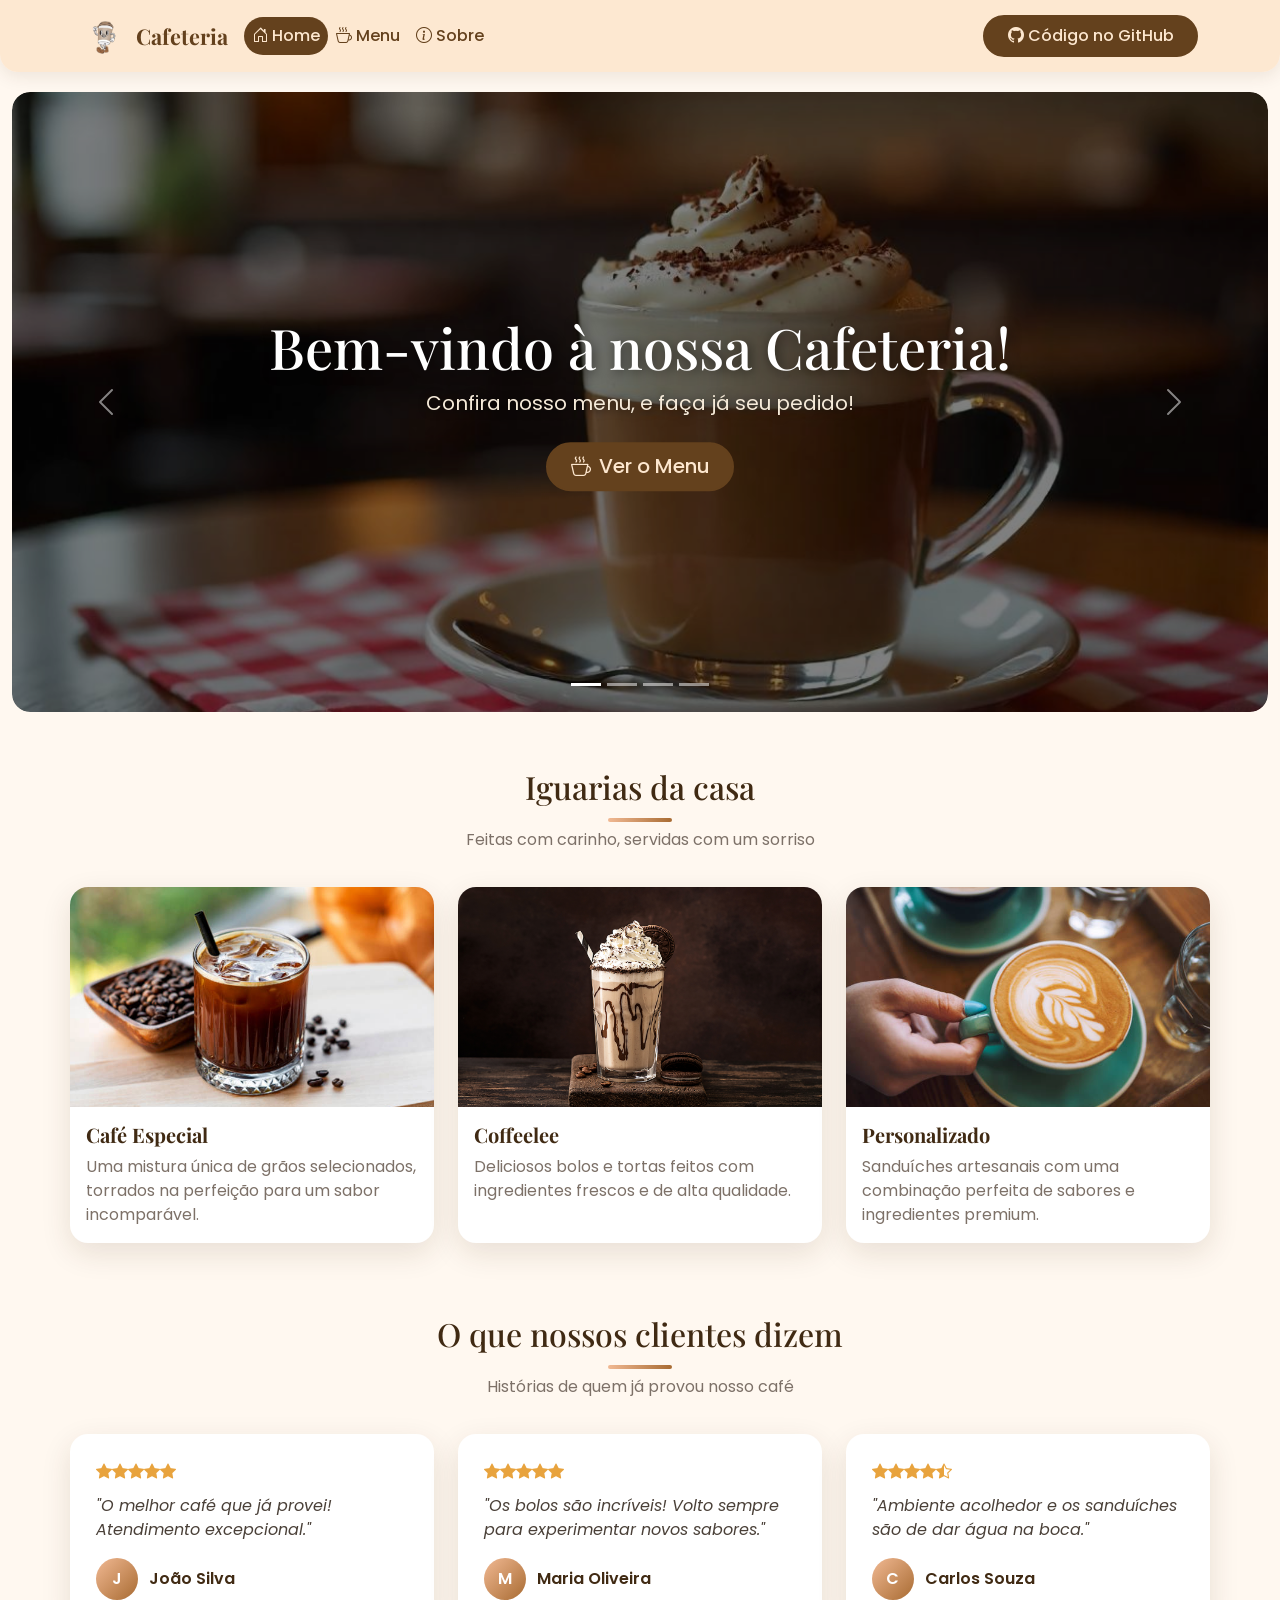
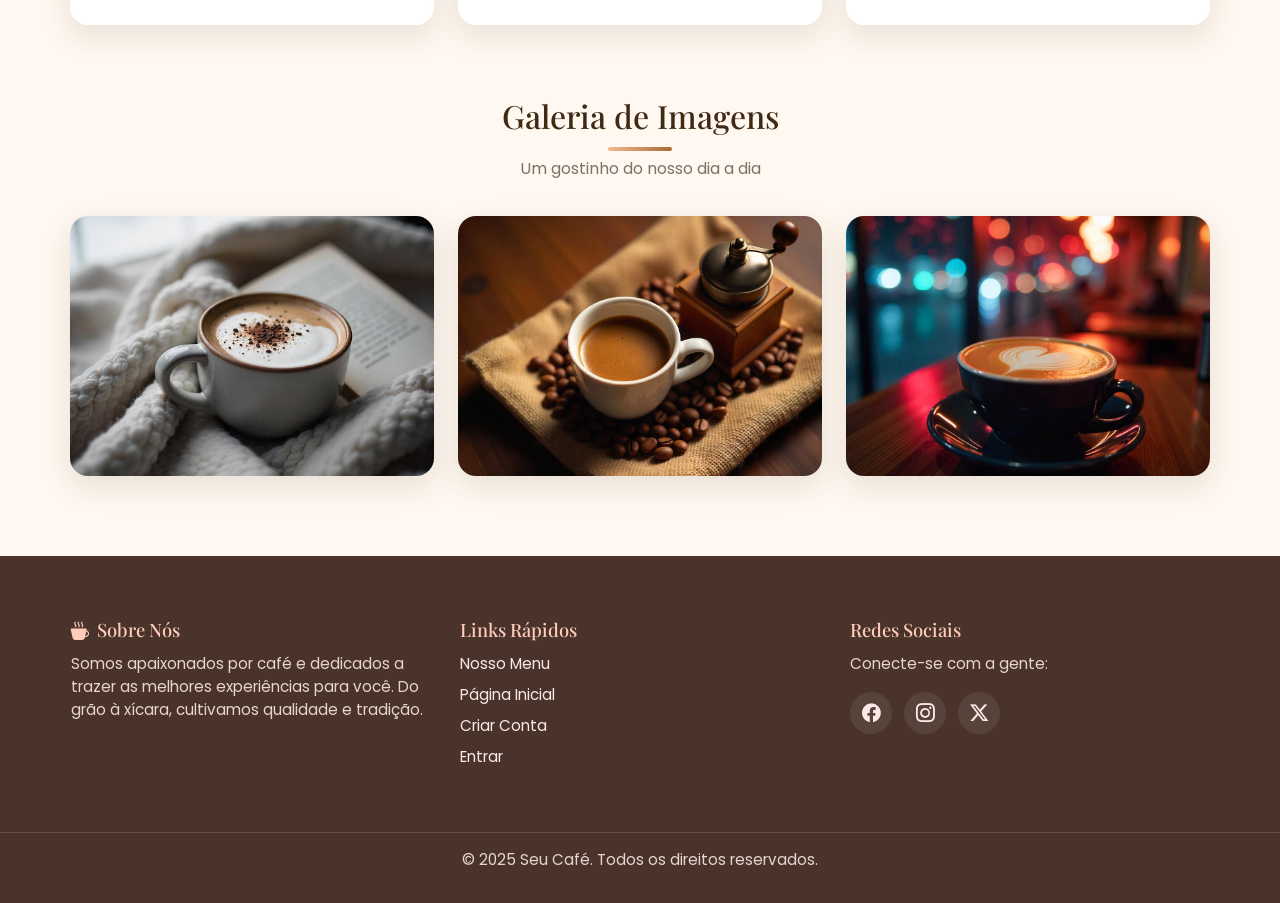
<file: docs/index.html>
<!DOCTYPE html>
<html lang="pt-br">
<head>
    <meta charset="UTF-8">
    <meta name="viewport" content="width=device-width, initial-scale=1.0">
    <title>Cafeteria — Bem-vindo</title>
    <link rel="icon" href="static/imagens/logo_caf%C3%A9-removebg-preview.png">
    <link rel="preconnect" href="https://fonts.googleapis.com">
    <link rel="preconnect" href="https://fonts.gstatic.com" crossorigin>
    <link href="https://fonts.googleapis.com/css2?family=Playfair+Display:wght@600;700&family=Poppins:wght@300;400;500;600&display=swap" rel="stylesheet">
    <link href="https://cdn.jsdelivr.net/npm/bootstrap@5.3.3/dist/css/bootstrap.min.css" rel="stylesheet">
    <link href="https://cdn.jsdelivr.net/npm/bootstrap-icons@1.11.3/font/bootstrap-icons.min.css" rel="stylesheet">
    <link rel="stylesheet" href="static/styles.css">
    
</head>
<body class="">

    <nav class="navbar navbar-expand-lg custom-navbar sticky-top">
        <div class="container-xl">
            <a class="navbar-brand d-flex align-items-center gap-2" href="index.html">
                <img src="static/imagens/logo_caf%C3%A9-removebg-preview.png" alt="Logo da Cafeteria">
                <span class="brand-name">Cafeteria</span>
            </a>
            <button class="navbar-toggler" type="button" data-bs-toggle="collapse" data-bs-target="#navbarNav"
                    aria-controls="navbarNav" aria-expanded="false" aria-label="Abrir menu de navegação">
                <span class="navbar-toggler-icon"></span>
            </button>
            <div class="collapse navbar-collapse" id="navbarNav">
                <ul class="navbar-nav me-auto mb-2 mb-lg-0">
                    <li class="nav-item">
                        <a class="nav-link active" href="index.html">
                            <i class="bi bi-house-door me-1"></i>Home
                        </a>
                    </li>
                    <li class="nav-item">
                        <a class="nav-link " href="menu.html">
                            <i class="bi bi-cup-hot me-1"></i>Menu
                        </a>
                    </li>
                    <li class="nav-item">
                        <a class="nav-link" href="index.html#sobre">
                            <i class="bi bi-info-circle me-1"></i>Sobre
                        </a>
                    </li>
                </ul>

                
                <div class="d-flex flex-column flex-lg-row gap-2 auth-actions"><a class="btn btn-cafe" href="https://github.com/FelipeAmorim09/cafeteria" target="_blank" rel="noopener"><i class="bi bi-github me-1"></i>Código no GitHub</a></div>
                
            </div>
        </div>
    </nav>

    <div class="flash-area container-xl">
        
            
        
    </div>

    <main>
        
    <!-- Hero / Carrossel -->
    <section class="hero">
        <div id="cafeteriaCarousel" class="carousel slide" data-bs-ride="carousel" data-bs-interval="5000">
            <div class="carousel-indicators">
                <button type="button" data-bs-target="#cafeteriaCarousel" data-bs-slide-to="0" class="active" aria-current="true" aria-label="Imagem 1"></button>
                <button type="button" data-bs-target="#cafeteriaCarousel" data-bs-slide-to="1" aria-label="Imagem 2"></button>
                <button type="button" data-bs-target="#cafeteriaCarousel" data-bs-slide-to="2" aria-label="Imagem 3"></button>
                <button type="button" data-bs-target="#cafeteriaCarousel" data-bs-slide-to="3" aria-label="Imagem 4"></button>
            </div>
            <div class="carousel-inner">
                <div class="carousel-item active">
                    <img src="static/imagens/carrossel02.jpeg" class="d-block w-100 carousel-image" alt="Ambiente da cafeteria">
                </div>
                <div class="carousel-item">
                    <img src="static/imagens/carrossel01.jpeg" class="d-block w-100 carousel-image" alt="Café sendo preparado">
                </div>
                <div class="carousel-item">
                    <img src="static/imagens/carrossel03.jpeg" class="d-block w-100 carousel-image" alt="Grãos de café">
                </div>
                <div class="carousel-item">
                    <img src="static/imagens/carrossel04.jpeg" class="d-block w-100 carousel-image" alt="Xícara de café">
                </div>
            </div>
            <div class="carousel-caption">
                <h1>Bem-vindo à nossa Cafeteria!</h1>
                <p>Confira nosso menu, e faça já seu pedido!</p>
                <a href="menu.html" class="btn btn-cafe btn-lg">
                    <i class="bi bi-cup-hot me-2"></i>Ver o Menu
                </a>
            </div>
            <button class="carousel-control-prev" type="button" data-bs-target="#cafeteriaCarousel" data-bs-slide="prev">
                <span class="carousel-control-prev-icon" aria-hidden="true"></span>
                <span class="visually-hidden">Anterior</span>
            </button>
            <button class="carousel-control-next" type="button" data-bs-target="#cafeteriaCarousel" data-bs-slide="next">
                <span class="carousel-control-next-icon" aria-hidden="true"></span>
                <span class="visually-hidden">Próximo</span>
            </button>
        </div>
    </section>

    <!-- Iguarias da casa -->
    <section class="section container-xl">
        <h2 class="section-title">Iguarias da casa</h2>
        <p class="section-subtitle">Feitas com carinho, servidas com um sorriso</p>
        <div class="row g-4">
            <div class="col-lg-4 col-md-6">
                <div class="card h-100">
                    <img src="static/imagens/Cafe-gelado-1.jpg" class="card-img-top" alt="Café Especial">
                    <div class="card-body d-flex flex-column">
                        <h5 class="card-title">Café Especial</h5>
                        <p class="card-text flex-grow-1">Uma mistura única de grãos selecionados, torrados na perfeição para um sabor incomparável.</p>
                    </div>
                </div>
            </div>
            <div class="col-lg-4 col-md-6">
                <div class="card h-100">
                    <img src="static/imagens/milkcoffee.jpeg" class="card-img-top" alt="Coffeelee">
                    <div class="card-body d-flex flex-column">
                        <h5 class="card-title">Coffeelee</h5>
                        <p class="card-text flex-grow-1">Deliciosos bolos e tortas feitos com ingredientes frescos e de alta qualidade.</p>
                    </div>
                </div>
            </div>
            <div class="col-lg-4 col-md-6">
                <div class="card h-100">
                    <img src="static/imagens/cafe-personalizado.jpg" class="card-img-top" alt="Café personalizado">
                    <div class="card-body d-flex flex-column">
                        <h5 class="card-title">Personalizado</h5>
                        <p class="card-text flex-grow-1">Sanduíches artesanais com uma combinação perfeita de sabores e ingredientes premium.</p>
                    </div>
                </div>
            </div>
        </div>
    </section>

    <!-- Depoimentos -->
    <section class="section container-xl">
        <h2 class="section-title">O que nossos clientes dizem</h2>
        <p class="section-subtitle">Histórias de quem já provou nosso café</p>
        <div class="row g-4">
            <div class="col-lg-4 col-md-6">
                <div class="testimonial-card">
                    <div class="stars">
                        <i class="bi bi-star-fill"></i><i class="bi bi-star-fill"></i><i class="bi bi-star-fill"></i><i class="bi bi-star-fill"></i><i class="bi bi-star-fill"></i>
                    </div>
                    <blockquote>"O melhor café que já provei! Atendimento excepcional."</blockquote>
                    <div class="testimonial-autor">
                        <div class="autor-inicial">J</div>
                        <p class="autor-nome">João Silva</p>
                    </div>
                </div>
            </div>
            <div class="col-lg-4 col-md-6">
                <div class="testimonial-card">
                    <div class="stars">
                        <i class="bi bi-star-fill"></i><i class="bi bi-star-fill"></i><i class="bi bi-star-fill"></i><i class="bi bi-star-fill"></i><i class="bi bi-star-fill"></i>
                    </div>
                    <blockquote>"Os bolos são incríveis! Volto sempre para experimentar novos sabores."</blockquote>
                    <div class="testimonial-autor">
                        <div class="autor-inicial">M</div>
                        <p class="autor-nome">Maria Oliveira</p>
                    </div>
                </div>
            </div>
            <div class="col-lg-4 col-md-6">
                <div class="testimonial-card">
                    <div class="stars">
                        <i class="bi bi-star-fill"></i><i class="bi bi-star-fill"></i><i class="bi bi-star-fill"></i><i class="bi bi-star-fill"></i><i class="bi bi-star-half"></i>
                    </div>
                    <blockquote>"Ambiente acolhedor e os sanduíches são de dar água na boca."</blockquote>
                    <div class="testimonial-autor">
                        <div class="autor-inicial">C</div>
                        <p class="autor-nome">Carlos Souza</p>
                    </div>
                </div>
            </div>
        </div>
    </section>

    <!-- Galeria de Imagens -->
    <section class="section container-xl">
        <h2 class="section-title">Galeria de Imagens</h2>
        <p class="section-subtitle">Um gostinho do nosso dia a dia</p>
        <div class="row g-4">
            <div class="col-md-4 col-sm-6">
                <div class="galeria-item">
                    <img src="static/imagens/galery01.jpeg" alt="Foto da cafeteria 1">
                </div>
            </div>
            <div class="col-md-4 col-sm-6">
                <div class="galeria-item">
                    <img src="static/imagens/galery02.jpeg" alt="Foto da cafeteria 2">
                </div>
            </div>
            <div class="col-md-4 col-sm-6">
                <div class="galeria-item">
                    <img src="static/imagens/galery03.jpeg" alt="Foto da cafeteria 3">
                </div>
            </div>
        </div>
    </section>

    <!-- Vídeo -->
    

    </main>

    
    <footer class="footer" id="sobre">
        <div class="footer-container">
            <div class="footer-about">
                <h4><i class="bi bi-cup-hot-fill me-2"></i>Sobre Nós</h4>
                <p>Somos apaixonados por café e dedicados a trazer as melhores experiências para você. Do grão à xícara, cultivamos qualidade e tradição.</p>
            </div>
            <div class="footer-links">
                <h4>Links Rápidos</h4>
                <ul>
                    <li><a href="menu.html">Nosso Menu</a></li>
                    <li><a href="index.html">Página Inicial</a></li>
                    
                    <li><a href="https://github.com/FelipeAmorim09/cafeteria">Criar Conta</a></li>
                    <li><a href="https://github.com/FelipeAmorim09/cafeteria">Entrar</a></li>
                    
                </ul>
            </div>
            <div class="footer-social">
                <h4>Redes Sociais</h4>
                <p>Conecte-se com a gente:</p>
                <div class="social-icons">
                    <a href="https://facebook.com" target="_blank" rel="noopener" aria-label="Facebook"><i class="bi bi-facebook"></i></a>
                    <a href="https://instagram.com" target="_blank" rel="noopener" aria-label="Instagram"><i class="bi bi-instagram"></i></a>
                    <a href="https://twitter.com" target="_blank" rel="noopener" aria-label="Twitter"><i class="bi bi-twitter-x"></i></a>
                </div>
            </div>
        </div>
        <div class="footer-bottom">
            <p>&copy; 2025 Seu Café. Todos os direitos reservados.</p>
        </div>
    </footer>
    

    <script src="https://cdn.jsdelivr.net/npm/bootstrap@5.3.3/dist/js/bootstrap.bundle.min.js"></script>
    
</body>
</html>
</file>
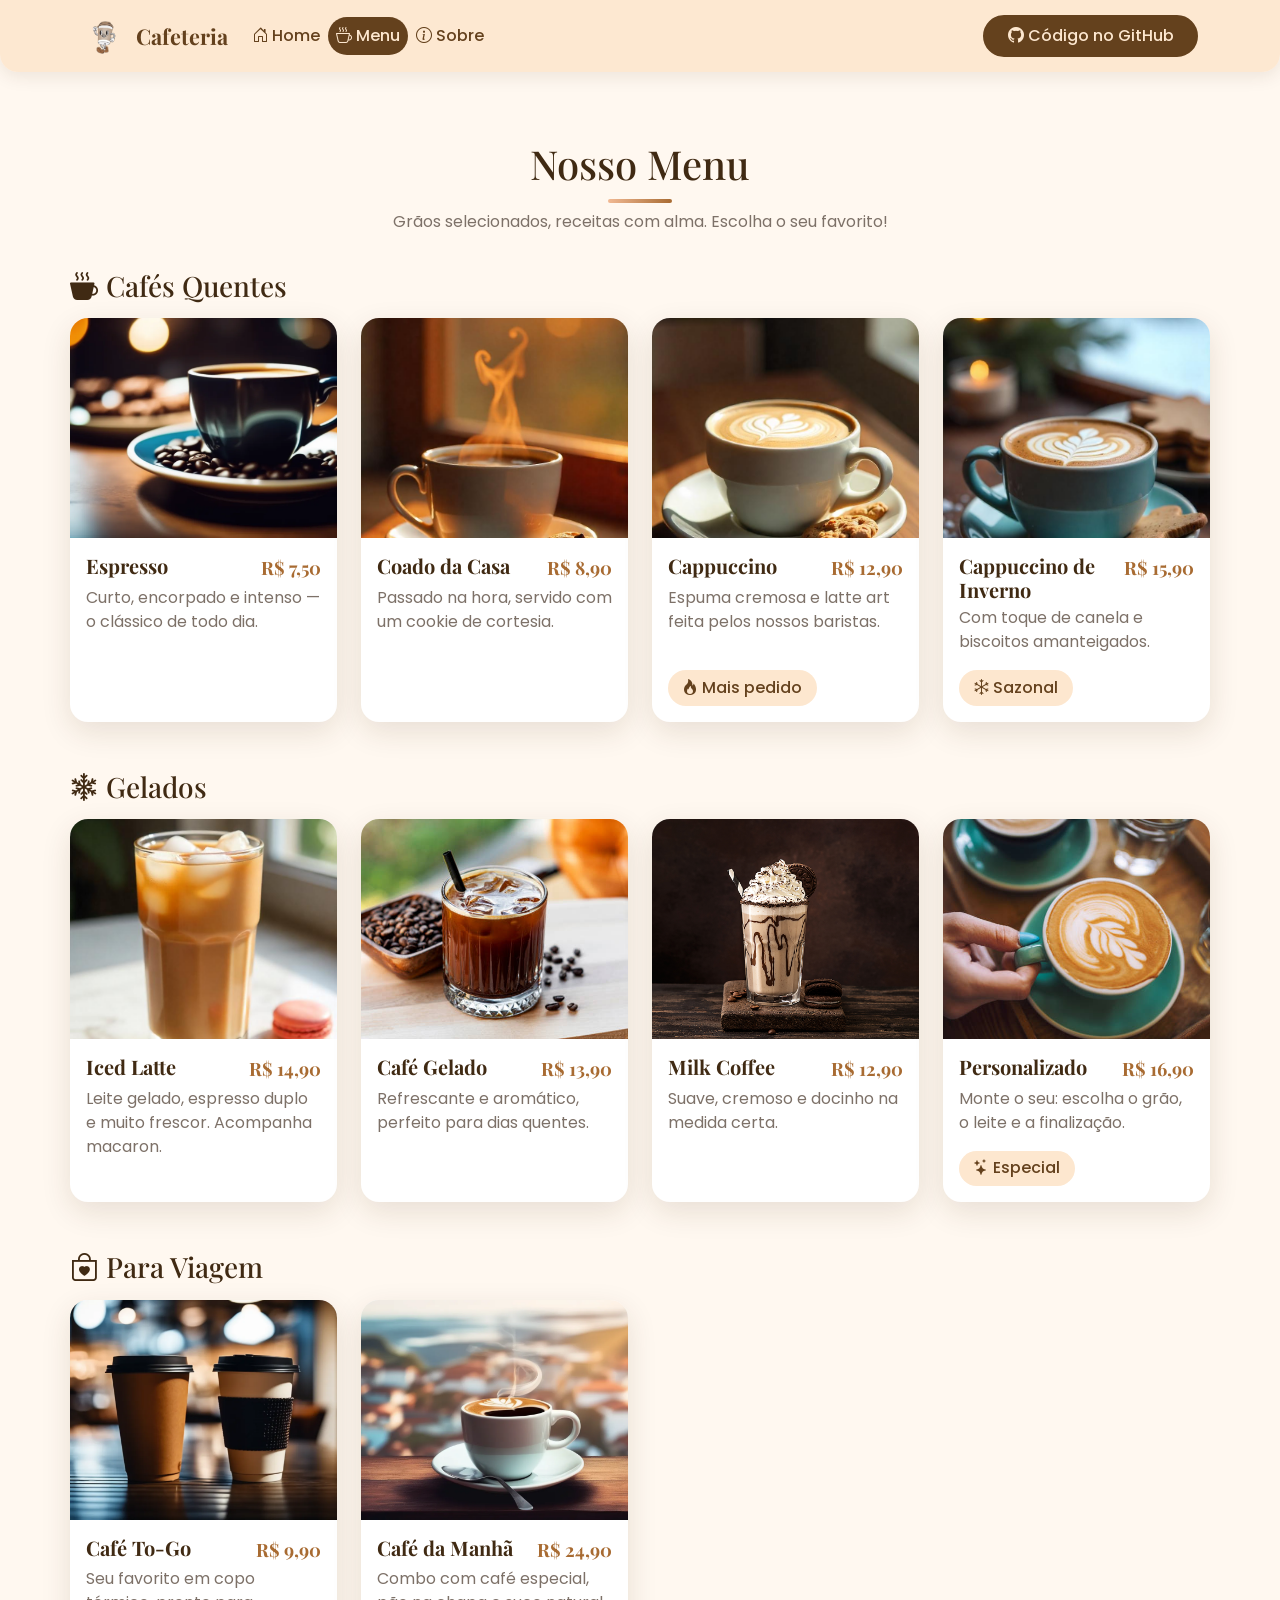
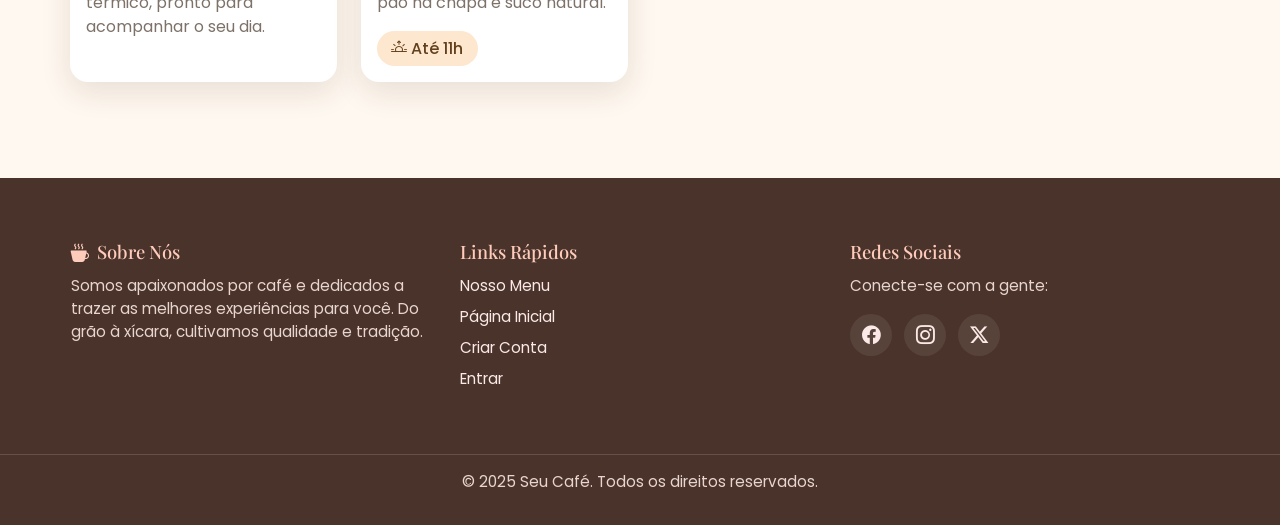
<file: docs/menu.html>
<!DOCTYPE html>
<html lang="pt-br">
<head>
    <meta charset="UTF-8">
    <meta name="viewport" content="width=device-width, initial-scale=1.0">
    <title>Menu — Cafeteria</title>
    <link rel="icon" href="static/imagens/logo_caf%C3%A9-removebg-preview.png">
    <link rel="preconnect" href="https://fonts.googleapis.com">
    <link rel="preconnect" href="https://fonts.gstatic.com" crossorigin>
    <link href="https://fonts.googleapis.com/css2?family=Playfair+Display:wght@600;700&family=Poppins:wght@300;400;500;600&display=swap" rel="stylesheet">
    <link href="https://cdn.jsdelivr.net/npm/bootstrap@5.3.3/dist/css/bootstrap.min.css" rel="stylesheet">
    <link href="https://cdn.jsdelivr.net/npm/bootstrap-icons@1.11.3/font/bootstrap-icons.min.css" rel="stylesheet">
    <link rel="stylesheet" href="static/styles.css">
    
</head>
<body class="">

    <nav class="navbar navbar-expand-lg custom-navbar sticky-top">
        <div class="container-xl">
            <a class="navbar-brand d-flex align-items-center gap-2" href="index.html">
                <img src="static/imagens/logo_caf%C3%A9-removebg-preview.png" alt="Logo da Cafeteria">
                <span class="brand-name">Cafeteria</span>
            </a>
            <button class="navbar-toggler" type="button" data-bs-toggle="collapse" data-bs-target="#navbarNav"
                    aria-controls="navbarNav" aria-expanded="false" aria-label="Abrir menu de navegação">
                <span class="navbar-toggler-icon"></span>
            </button>
            <div class="collapse navbar-collapse" id="navbarNav">
                <ul class="navbar-nav me-auto mb-2 mb-lg-0">
                    <li class="nav-item">
                        <a class="nav-link " href="index.html">
                            <i class="bi bi-house-door me-1"></i>Home
                        </a>
                    </li>
                    <li class="nav-item">
                        <a class="nav-link active" href="menu.html">
                            <i class="bi bi-cup-hot me-1"></i>Menu
                        </a>
                    </li>
                    <li class="nav-item">
                        <a class="nav-link" href="index.html#sobre">
                            <i class="bi bi-info-circle me-1"></i>Sobre
                        </a>
                    </li>
                </ul>

                
                <div class="d-flex flex-column flex-lg-row gap-2 auth-actions"><a class="btn btn-cafe" href="https://github.com/FelipeAmorim09/cafeteria" target="_blank" rel="noopener"><i class="bi bi-github me-1"></i>Código no GitHub</a></div>
                
            </div>
        </div>
    </nav>

    <div class="flash-area container-xl">
        
            
        
    </div>

    <main>
        
    <section class="section container-xl">
        <h1 class="section-title">Nosso Menu</h1>
        <p class="section-subtitle">Grãos selecionados, receitas com alma. Escolha o seu favorito!</p>

        <!-- Cafés Quentes -->
        <h3 class="mt-4 mb-3"><i class="bi bi-cup-hot-fill me-2"></i>Cafés Quentes</h3>
        <div class="row g-4">
            <div class="col-lg-3 col-md-6">
                <div class="card h-100">
                    <img src="static/imagens/img03.png" class="card-img-top" alt="Espresso intenso">
                    <div class="card-body d-flex flex-column">
                        <div class="d-flex justify-content-between align-items-start mb-1">
                            <h5 class="card-title mb-0">Espresso</h5>
                            <span class="preco">R$ 7,50</span>
                        </div>
                        <p class="card-text flex-grow-1">Curto, encorpado e intenso — o clássico de todo dia.</p>
                    </div>
                </div>
            </div>
            <div class="col-lg-3 col-md-6">
                <div class="card h-100">
                    <img src="static/imagens/galeria3.png" class="card-img-top" alt="Café coado da casa">
                    <div class="card-body d-flex flex-column">
                        <div class="d-flex justify-content-between align-items-start mb-1">
                            <h5 class="card-title mb-0">Coado da Casa</h5>
                            <span class="preco">R$ 8,90</span>
                        </div>
                        <p class="card-text flex-grow-1">Passado na hora, servido com um cookie de cortesia.</p>
                    </div>
                </div>
            </div>
            <div class="col-lg-3 col-md-6">
                <div class="card h-100">
                    <img src="static/imagens/galeria1.jpeg" class="card-img-top" alt="Cappuccino clássico">
                    <div class="card-body d-flex flex-column">
                        <div class="d-flex justify-content-between align-items-start mb-1">
                            <h5 class="card-title mb-0">Cappuccino</h5>
                            <span class="preco">R$ 12,90</span>
                        </div>
                        <p class="card-text flex-grow-1">Espuma cremosa e latte art feita pelos nossos baristas.</p>
                        <span class="badge-menu align-self-start"><i class="bi bi-fire me-1"></i>Mais pedido</span>
                    </div>
                </div>
            </div>
            <div class="col-lg-3 col-md-6">
                <div class="card h-100">
                    <img src="static/imagens/galeria4.jpeg" class="card-img-top" alt="Cappuccino de inverno">
                    <div class="card-body d-flex flex-column">
                        <div class="d-flex justify-content-between align-items-start mb-1">
                            <h5 class="card-title mb-0">Cappuccino de Inverno</h5>
                            <span class="preco">R$ 15,90</span>
                        </div>
                        <p class="card-text flex-grow-1">Com toque de canela e biscoitos amanteigados.</p>
                        <span class="badge-menu align-self-start"><i class="bi bi-snow me-1"></i>Sazonal</span>
                    </div>
                </div>
            </div>
        </div>

        <!-- Gelados -->
        <h3 class="mt-5 mb-3"><i class="bi bi-snow2 me-2"></i>Gelados</h3>
        <div class="row g-4">
            <div class="col-lg-3 col-md-6">
                <div class="card h-100">
                    <img src="static/imagens/galeria2.png" class="card-img-top" alt="Iced latte com macarons">
                    <div class="card-body d-flex flex-column">
                        <div class="d-flex justify-content-between align-items-start mb-1">
                            <h5 class="card-title mb-0">Iced Latte</h5>
                            <span class="preco">R$ 14,90</span>
                        </div>
                        <p class="card-text flex-grow-1">Leite gelado, espresso duplo e muito frescor. Acompanha macaron.</p>
                    </div>
                </div>
            </div>
            <div class="col-lg-3 col-md-6">
                <div class="card h-100">
                    <img src="static/imagens/Cafe-gelado-1.jpg" class="card-img-top" alt="Café gelado">
                    <div class="card-body d-flex flex-column">
                        <div class="d-flex justify-content-between align-items-start mb-1">
                            <h5 class="card-title mb-0">Café Gelado</h5>
                            <span class="preco">R$ 13,90</span>
                        </div>
                        <p class="card-text flex-grow-1">Refrescante e aromático, perfeito para dias quentes.</p>
                    </div>
                </div>
            </div>
            <div class="col-lg-3 col-md-6">
                <div class="card h-100">
                    <img src="static/imagens/milkcoffee.jpeg" class="card-img-top" alt="Milk coffee">
                    <div class="card-body d-flex flex-column">
                        <div class="d-flex justify-content-between align-items-start mb-1">
                            <h5 class="card-title mb-0">Milk Coffee</h5>
                            <span class="preco">R$ 12,90</span>
                        </div>
                        <p class="card-text flex-grow-1">Suave, cremoso e docinho na medida certa.</p>
                    </div>
                </div>
            </div>
            <div class="col-lg-3 col-md-6">
                <div class="card h-100">
                    <img src="static/imagens/cafe-personalizado.jpg" class="card-img-top" alt="Café personalizado">
                    <div class="card-body d-flex flex-column">
                        <div class="d-flex justify-content-between align-items-start mb-1">
                            <h5 class="card-title mb-0">Personalizado</h5>
                            <span class="preco">R$ 16,90</span>
                        </div>
                        <p class="card-text flex-grow-1">Monte o seu: escolha o grão, o leite e a finalização.</p>
                        <span class="badge-menu align-self-start"><i class="bi bi-stars me-1"></i>Especial</span>
                    </div>
                </div>
            </div>
        </div>

        <!-- Para viagem -->
        <h3 class="mt-5 mb-3"><i class="bi bi-bag-heart me-2"></i>Para Viagem</h3>
        <div class="row g-4 mb-3">
            <div class="col-lg-3 col-md-6">
                <div class="card h-100">
                    <img src="static/imagens/img02.png" class="card-img-top" alt="Café para viagem">
                    <div class="card-body d-flex flex-column">
                        <div class="d-flex justify-content-between align-items-start mb-1">
                            <h5 class="card-title mb-0">Café To-Go</h5>
                            <span class="preco">R$ 9,90</span>
                        </div>
                        <p class="card-text flex-grow-1">Seu favorito em copo térmico, pronto para acompanhar o seu dia.</p>
                    </div>
                </div>
            </div>
            <div class="col-lg-3 col-md-6">
                <div class="card h-100">
                    <img src="static/imagens/img01.png" class="card-img-top" alt="Café com vista">
                    <div class="card-body d-flex flex-column">
                        <div class="d-flex justify-content-between align-items-start mb-1">
                            <h5 class="card-title mb-0">Café da Manhã</h5>
                            <span class="preco">R$ 24,90</span>
                        </div>
                        <p class="card-text flex-grow-1">Combo com café especial, pão na chapa e suco natural.</p>
                        <span class="badge-menu align-self-start"><i class="bi bi-sunrise me-1"></i>Até 11h</span>
                    </div>
                </div>
            </div>
        </div>
    </section>

    </main>

    
    <footer class="footer" id="sobre">
        <div class="footer-container">
            <div class="footer-about">
                <h4><i class="bi bi-cup-hot-fill me-2"></i>Sobre Nós</h4>
                <p>Somos apaixonados por café e dedicados a trazer as melhores experiências para você. Do grão à xícara, cultivamos qualidade e tradição.</p>
            </div>
            <div class="footer-links">
                <h4>Links Rápidos</h4>
                <ul>
                    <li><a href="menu.html">Nosso Menu</a></li>
                    <li><a href="index.html">Página Inicial</a></li>
                    
                    <li><a href="https://github.com/FelipeAmorim09/cafeteria">Criar Conta</a></li>
                    <li><a href="https://github.com/FelipeAmorim09/cafeteria">Entrar</a></li>
                    
                </ul>
            </div>
            <div class="footer-social">
                <h4>Redes Sociais</h4>
                <p>Conecte-se com a gente:</p>
                <div class="social-icons">
                    <a href="https://facebook.com" target="_blank" rel="noopener" aria-label="Facebook"><i class="bi bi-facebook"></i></a>
                    <a href="https://instagram.com" target="_blank" rel="noopener" aria-label="Instagram"><i class="bi bi-instagram"></i></a>
                    <a href="https://twitter.com" target="_blank" rel="noopener" aria-label="Twitter"><i class="bi bi-twitter-x"></i></a>
                </div>
            </div>
        </div>
        <div class="footer-bottom">
            <p>&copy; 2025 Seu Café. Todos os direitos reservados.</p>
        </div>
    </footer>
    

    <script src="https://cdn.jsdelivr.net/npm/bootstrap@5.3.3/dist/js/bootstrap.bundle.min.js"></script>
    
</body>
</html>
</file>
<file: docs/static/styles.css>
/* ============================================================
   Cafeteria — Design System
   Paleta: creme #FDE7CF · marrom #64411d · pêssego #f1b993
   Fontes: Playfair Display (títulos) · Poppins (texto)
   ============================================================ */

:root {
    --creme: #FDE7CF;
    --creme-claro: #FFF8F0;
    --pessego: #f1b993;
    --caramelo: #a86b32;
    --marrom: #64411d;
    --marrom-escuro: #402a13;
    --cafe-profundo: #2b1d10;
    --texto: #4a4038;
    --texto-suave: #7d7168;
    --branco: #ffffff;
    --radius: 18px;
    --sombra: 0 10px 30px rgba(64, 42, 19, 0.12);
    --sombra-hover: 0 18px 40px rgba(64, 42, 19, 0.18);
    --transicao: all 0.25s ease;
}

html {
    scroll-behavior: smooth;
    background-color: var(--creme-claro);
    min-height: 100%;
}

body {
    min-height: 100vh;
}

body {
    font-family: 'Poppins', 'Segoe UI', sans-serif;
    background-color: var(--creme-claro);
    color: var(--texto);
    margin: 0;
    overflow-x: hidden;
}

h1, h2, h3, h4, h5, h6 {
    font-family: 'Playfair Display', Georgia, serif;
    color: var(--marrom-escuro);
}

/* ============================================================
   Botões
   ============================================================ */
.btn-cafe {
    background-color: var(--marrom);
    color: var(--creme);
    border: 2px solid var(--marrom);
    border-radius: 50rem;
    padding: 0.45rem 1.4rem;
    font-weight: 500;
    transition: var(--transicao);
}

.btn-cafe:hover,
.btn-cafe:focus {
    background-color: var(--marrom-escuro);
    border-color: var(--marrom-escuro);
    color: var(--branco);
    transform: translateY(-2px);
    box-shadow: 0 6px 16px rgba(64, 42, 19, 0.25);
}

.btn-outline-cafe {
    background-color: transparent;
    color: var(--marrom);
    border: 2px solid var(--marrom);
    border-radius: 50rem;
    padding: 0.45rem 1.4rem;
    font-weight: 500;
    transition: var(--transicao);
}

.btn-outline-cafe:hover,
.btn-outline-cafe:focus {
    background-color: var(--marrom);
    color: var(--creme);
    transform: translateY(-2px);
}

/* ============================================================
   Navbar
   ============================================================ */
.custom-navbar {
    background-color: rgba(253, 231, 207, 0.92);
    backdrop-filter: blur(10px);
    -webkit-backdrop-filter: blur(10px);
    border-radius: 0 0 var(--radius) var(--radius);
    box-shadow: 0 4px 18px rgba(64, 42, 19, 0.10);
    padding: 0.5rem 0;
}

.navbar-brand img {
    height: 46px;
}

.brand-name {
    font-family: 'Playfair Display', Georgia, serif;
    font-weight: 700;
    font-size: 1.35rem;
    color: var(--marrom);
}

.custom-navbar .nav-link {
    color: var(--marrom);
    font-weight: 500;
    border-radius: 50rem;
    padding: 0.45rem 1rem;
    transition: var(--transicao);
}

.custom-navbar .nav-link:hover {
    color: var(--marrom-escuro);
    background-color: rgba(241, 185, 147, 0.45);
}

.custom-navbar .nav-link.active {
    color: var(--creme);
    background-color: var(--marrom);
}

.custom-navbar .navbar-toggler {
    border: 2px solid var(--marrom);
    border-radius: 12px;
    padding: 0.35rem 0.6rem;
}

.custom-navbar .navbar-toggler:focus {
    box-shadow: 0 0 0 3px rgba(168, 107, 50, 0.35);
}

/* Menu aberto no celular: itens espaçados e área de toque generosa */
@media (max-width: 991.98px) {
    .custom-navbar .navbar-collapse {
        padding: 0.75rem 0.25rem 1rem;
    }
    .custom-navbar .nav-link {
        padding: 0.7rem 1rem;
        margin-bottom: 0.15rem;
    }
    .auth-actions {
        padding-top: 0.5rem;
        border-top: 1px solid rgba(100, 65, 29, 0.15);
    }
    .auth-actions .btn {
        width: 100%;
        text-align: center;
    }
    .nav-user {
        padding-top: 0.5rem;
        border-top: 1px solid rgba(100, 65, 29, 0.15);
    }
}

/* Usuário logado na navbar */
.profile-picture {
    width: 40px;
    height: 40px;
    border-radius: 50%;
    object-fit: cover;
    border: 2px solid var(--pessego);
    transition: var(--transicao);
}

.nav-user .dropdown-toggle::after {
    color: var(--marrom);
}

.nav-user:hover .profile-picture {
    border-color: var(--caramelo);
    transform: scale(1.06);
}

.username {
    color: var(--marrom-escuro);
    font-weight: 500;
}

.dropdown-menu {
    border: none;
    border-radius: 14px;
    overflow: hidden;
    padding: 0.4rem;
}

.dropdown-item {
    border-radius: 10px;
    padding: 0.55rem 0.9rem;
    font-size: 0.95rem;
    transition: var(--transicao);
}

.dropdown-item:hover {
    background-color: var(--creme);
    color: var(--marrom-escuro);
}

/* ============================================================
   Mensagens flash
   ============================================================ */
.flash-area {
    margin-top: 0.75rem;
}

.flash-area .alert {
    border: none;
    border-radius: 14px;
}

/* ============================================================
   Hero / Carrossel
   ============================================================ */
.hero {
    max-width: 1320px;
    margin: 1.25rem auto 0;
    padding: 0 0.75rem;
}

.hero .carousel,
.hero .carousel-item {
    border-radius: var(--radius);
    overflow: hidden;
}

.hero .carousel-image {
    width: 100%;
    height: min(72vh, 620px);
    object-fit: cover;
    object-position: center;
    filter: brightness(50%);
}

.hero .carousel-caption {
    top: 50%;
    bottom: auto;
    transform: translateY(-50%);
}

.hero .carousel-caption h1 {
    color: #fff;
    font-size: clamp(2rem, 5vw, 3.5rem);
    text-shadow: 2px 2px 12px rgba(0, 0, 0, 0.55);
}

.hero .carousel-caption p {
    color: #f5ead9;
    font-size: clamp(1rem, 2.2vw, 1.25rem);
    text-shadow: 1px 1px 8px rgba(0, 0, 0, 0.6);
    margin-bottom: 1.5rem;
}

/* ============================================================
   Seções
   ============================================================ */
.section {
    padding: 3.5rem 0 1rem;
}

.section-title {
    text-align: center;
    margin-bottom: 0.4rem;
}

.section-subtitle {
    text-align: center;
    color: var(--texto-suave);
    margin-bottom: 2.2rem;
}

.section-title::after {
    content: '';
    display: block;
    width: 64px;
    height: 4px;
    margin: 0.7rem auto 0;
    border-radius: 4px;
    background: linear-gradient(90deg, var(--pessego), var(--caramelo));
}

/* ============================================================
   Cards (iguarias, menu, galeria)
   ============================================================ */
.card {
    border: none;
    border-radius: var(--radius);
    overflow: hidden;
    box-shadow: var(--sombra);
    transition: var(--transicao);
    background-color: var(--branco);
}

.card:hover {
    transform: translateY(-6px);
    box-shadow: var(--sombra-hover);
}

.card-img-top {
    height: 220px;
    object-fit: cover;
}

.card-title {
    font-weight: 700;
    color: var(--marrom-escuro);
}

.card-text {
    color: var(--texto-suave);
}

/* Preço no cartão do menu */
.preco {
    font-family: 'Playfair Display', Georgia, serif;
    font-weight: 700;
    font-size: 1.15rem;
    color: var(--caramelo);
    white-space: nowrap;
}

.badge-menu {
    background-color: var(--creme);
    color: var(--marrom);
    font-weight: 500;
    border-radius: 50rem;
    padding: 0.35em 0.9em;
}

/* ============================================================
   Depoimentos
   ============================================================ */
.testimonial-card {
    background-color: var(--branco);
    border-radius: var(--radius);
    box-shadow: var(--sombra);
    padding: 1.6rem;
    height: 100%;
    transition: var(--transicao);
}

.testimonial-card:hover {
    transform: translateY(-6px);
    box-shadow: var(--sombra-hover);
}

.testimonial-card .stars {
    color: #e8a33d;
    margin-bottom: 0.6rem;
}

.testimonial-card blockquote {
    color: var(--texto);
    font-style: italic;
    margin-bottom: 1rem;
}

.testimonial-autor {
    display: flex;
    align-items: center;
    gap: 0.7rem;
}

.autor-inicial {
    width: 42px;
    height: 42px;
    border-radius: 50%;
    background: linear-gradient(135deg, var(--pessego), var(--caramelo));
    color: var(--branco);
    display: flex;
    align-items: center;
    justify-content: center;
    font-weight: 600;
}

.autor-nome {
    font-weight: 600;
    color: var(--marrom-escuro);
    margin: 0;
}

/* ============================================================
   Galeria
   ============================================================ */
.galeria-item {
    border-radius: var(--radius);
    overflow: hidden;
    box-shadow: var(--sombra);
    position: relative;
}

.galeria-item img {
    width: 100%;
    height: 260px;
    object-fit: cover;
    transition: transform 0.4s ease;
    display: block;
}

.galeria-item:hover img {
    transform: scale(1.07);
}

/* ============================================================
   Vídeo
   ============================================================ */
.video-wrapper {
    max-width: 900px;
    margin: 0 auto;
    border-radius: var(--radius);
    overflow: hidden;
    box-shadow: var(--sombra);
}

.video-wrapper video {
    display: block;
    width: 100%;
    height: auto;
}

/* ============================================================
   Páginas de autenticação (login / cadastro)
   ============================================================ */
.auth-page {
    background: linear-gradient(160deg, var(--creme) 0%, var(--creme-claro) 55%, #fff 100%);
}

.auth-wrapper {
    min-height: calc(100vh - 90px);
    display: flex;
    align-items: center;
    justify-content: center;
    padding: 2rem 1rem;
}

.auth-card {
    width: 100%;
    max-width: 960px;
    background-color: var(--branco);
    border-radius: 24px;
    box-shadow: var(--sombra-hover);
    overflow: hidden;
}

.auth-side {
    background: linear-gradient(160deg, var(--marrom) 0%, var(--cafe-profundo) 100%);
    color: var(--creme);
    padding: 3rem 2.5rem;
    display: flex;
    flex-direction: column;
    justify-content: center;
    height: 100%;
}

.auth-side img {
    height: 74px;
    width: auto;
    align-self: flex-start;
    margin-bottom: 1.4rem;
    filter: drop-shadow(0 4px 8px rgba(0, 0, 0, 0.35));
}

.auth-side h2 {
    color: var(--creme);
    font-size: 1.9rem;
}

.auth-side p {
    color: var(--pessego);
    margin-bottom: 0;
}

.auth-form {
    padding: 2.5rem 2.25rem;
}

.auth-form h1 {
    font-size: 1.7rem;
    margin-bottom: 1.5rem;
}

.auth-form .form-label {
    font-weight: 500;
    color: var(--marrom-escuro);
}

.auth-form .form-control,
.auth-form .form-select {
    border-radius: 12px;
    border: 1.5px solid #e8ddd2;
    padding: 0.65rem 0.9rem;
    transition: var(--transicao);
}

.auth-form .form-control:focus,
.auth-form .form-select:focus {
    border-color: var(--caramelo);
    box-shadow: 0 0 0 3px rgba(168, 107, 50, 0.15);
}

.auth-form .input-group .btn {
    border: 1.5px solid #e8ddd2;
    border-left: none;
    border-radius: 0 12px 12px 0;
    color: var(--texto-suave);
    background-color: var(--branco);
}

.auth-form .input-group .form-control {
    border-radius: 12px 0 0 12px;
    border-right: none;
}

.auth-link {
    color: var(--caramelo);
    font-weight: 500;
    text-decoration: none;
}

.auth-link:hover {
    color: var(--marrom);
    text-decoration: underline;
}

/* Medidor de força da senha */
.strength-meter {
    height: 6px;
    border-radius: 6px;
    background-color: #efe6db;
    overflow: hidden;
    margin-top: 0.45rem;
}

.strength-meter > div {
    height: 100%;
    width: 0;
    border-radius: 6px;
    transition: width 0.3s ease, background-color 0.3s ease;
}

/* Foto de perfil no cadastro / edição */
.avatar-preview {
    width: 110px;
    height: 110px;
    border-radius: 50%;
    object-fit: cover;
    border: 4px solid var(--creme);
    box-shadow: var(--sombra);
}

/* ============================================================
   Páginas de perfil
   ============================================================ */
.page-wrapper {
    max-width: 860px;
    margin: 2.5rem auto;
    padding: 0 1rem;
}

.profile-card {
    background-color: var(--branco);
    border-radius: 24px;
    box-shadow: var(--sombra);
    padding: 2.25rem;
}

.profile-header {
    display: flex;
    align-items: center;
    gap: 1.5rem;
    flex-wrap: wrap;
}

.profile-avatar {
    width: 120px;
    height: 120px;
    border-radius: 50%;
    object-fit: cover;
    border: 5px solid var(--creme);
    box-shadow: var(--sombra);
}

.profile-header h1 {
    font-size: 1.9rem;
    margin-bottom: 0.2rem;
}

.info-linha {
    display: flex;
    align-items: baseline;
    gap: 0.5rem;
    padding: 0.65rem 0;
    border-bottom: 1px dashed #eadfd3;
}

.info-linha:last-child {
    border-bottom: none;
}

.info-linha .rotulo {
    font-weight: 600;
    color: var(--marrom-escuro);
    min-width: 160px;
}

.info-linha .valor {
    color: var(--texto-suave);
}

/* ============================================================
   Painel do administrador
   ============================================================ */
.admin-card {
    background-color: var(--branco);
    border-radius: var(--radius);
    box-shadow: var(--sombra);
    padding: 1.6rem;
    margin-bottom: 1.6rem;
}

.admin-card h4 {
    margin-bottom: 1rem;
}

.admin-card .table {
    margin-bottom: 0;
}

.admin-card thead th {
    color: var(--marrom-escuro);
    border-bottom: 2px solid var(--creme);
    white-space: nowrap;
}

/* ============================================================
   Página de erro
   ============================================================ */
.erro-wrapper {
    min-height: calc(100vh - 90px);
    display: flex;
    align-items: center;
    justify-content: center;
    text-align: center;
    padding: 2rem 1rem;
}

.erro-codigo {
    font-family: 'Playfair Display', Georgia, serif;
    font-size: clamp(4rem, 15vw, 8rem);
    font-weight: 700;
    color: var(--pessego);
    line-height: 1;
}

/* ============================================================
   Rodapé
   ============================================================ */
.footer {
    background-color: #4a332a;
    color: #FBE9E7;
    padding: 3rem 0 1rem;
    margin-top: 4rem;
    font-size: 0.95rem;
}

.footer-container {
    display: flex;
    justify-content: space-around;
    flex-wrap: wrap;
    max-width: 1200px;
    margin: 0 auto;
    padding: 0 1rem;
}

.footer-about, .footer-links, .footer-social {
    flex: 1;
    margin: 15px;
    min-width: 220px;
}

.footer h4 {
    margin-bottom: 12px;
    color: #FFCCBC;
    font-size: 1.15rem;
}

.footer p {
    color: #e8d5cf;
}

.footer-links ul {
    list-style-type: none;
    padding: 0;
}

.footer-links ul li {
    margin-bottom: 8px;
}

.footer-links ul li a {
    color: #FBE9E7;
    text-decoration: none;
    transition: color 0.3s;
}

.footer-links ul li a:hover {
    color: #FFAB91;
}

.footer-social .social-icons a {
    display: inline-flex;
    align-items: center;
    justify-content: center;
    width: 42px;
    height: 42px;
    margin-right: 8px;
    border-radius: 50%;
    background-color: rgba(255, 255, 255, 0.08);
    color: #FBE9E7;
    font-size: 1.15rem;
    text-decoration: none;
    transition: var(--transicao);
}

.footer-social .social-icons a:hover {
    background-color: var(--pessego);
    color: var(--marrom-escuro);
    transform: translateY(-3px);
}

.footer-bottom {
    text-align: center;
    margin-top: 2rem;
    border-top: 1px solid rgba(255, 255, 255, 0.15);
    padding-top: 1rem;
    color: #cdb7b0;
}
</file>
